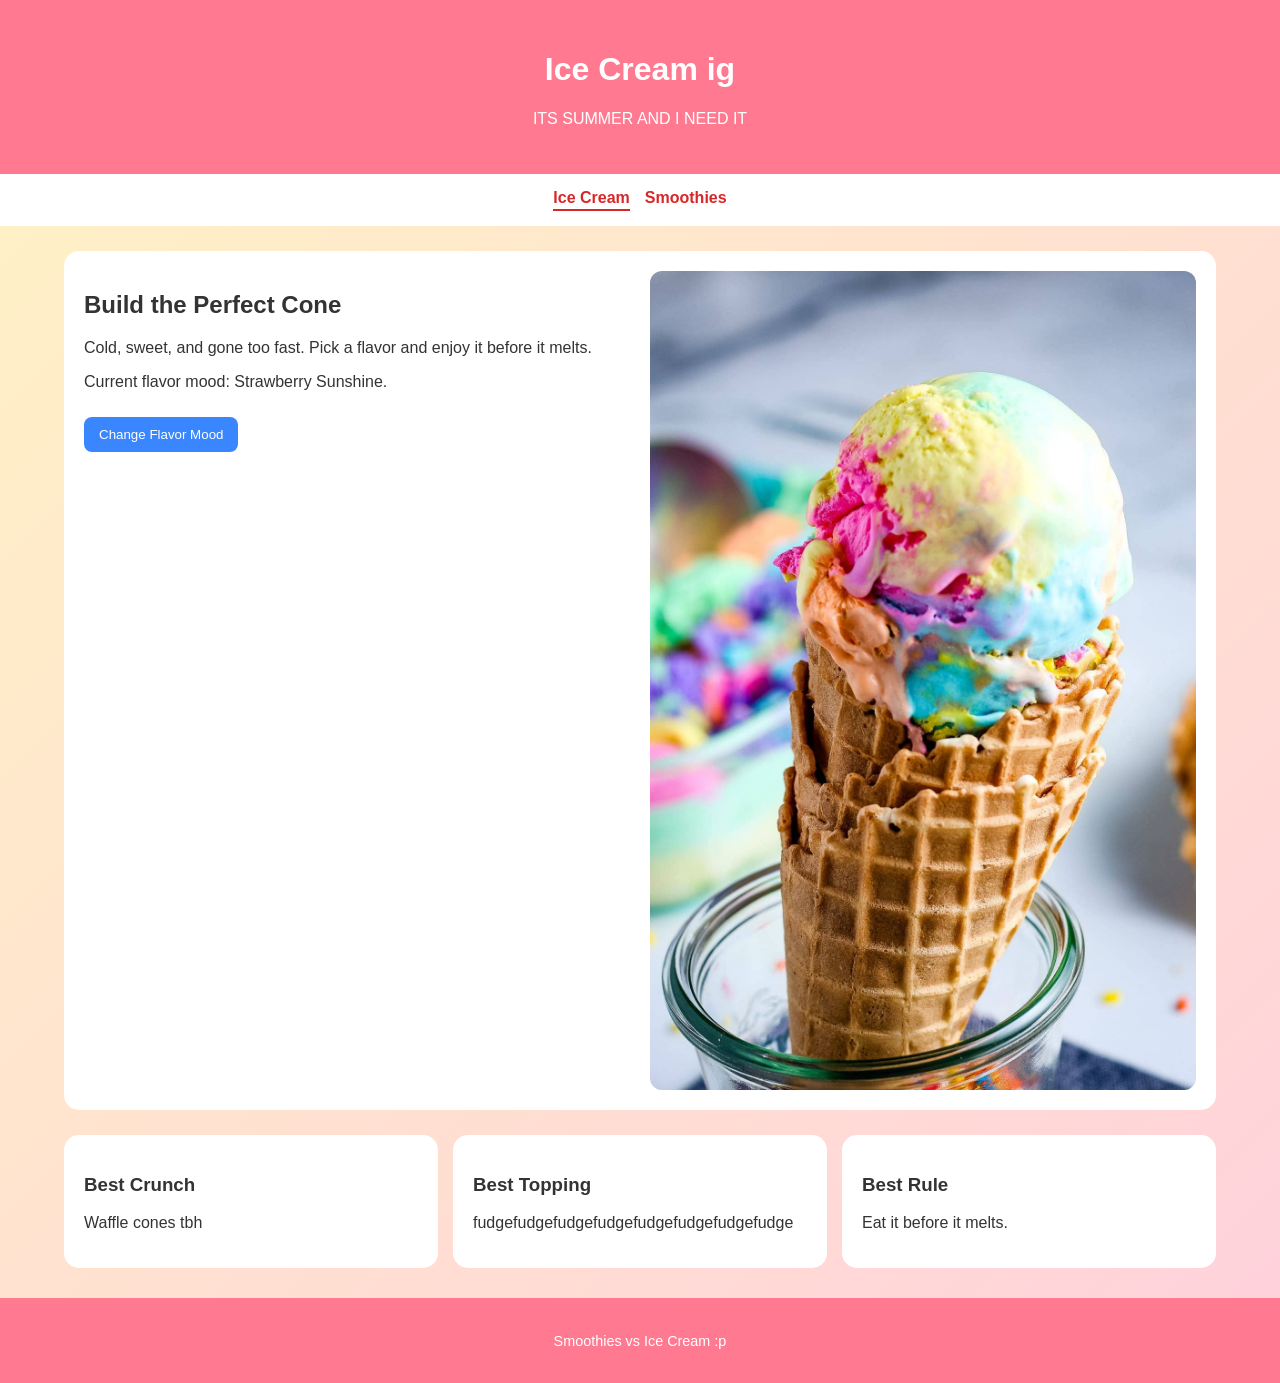
<file: index.html>
<!DOCTYPE html>
<html lang="en">
<head>
  <meta charset="UTF-8">
  <meta name="viewport" content="width=device-width, initial-scale=1.0">
  <title>Ice Cream Lab</title>
  <link rel="stylesheet" href="style.css">
</head>
<body>
  <header>
    <h1>Ice Cream ig</h1>
    <p>ITS SUMMER AND I NEED IT</p>
  </header>

  <nav>
    <a href="index.html" class="active">Ice Cream</a>
    <a href="smoothies.html">Smoothies</a>
  </nav>

  <main>
    <section class="hero">
      <div>
        <h2>Build the Perfect Cone</h2>
        <p>
          Cold, sweet, and gone too fast. Pick a flavor and enjoy it before it melts.
        </p>
        <p id="flavorText">Current flavor mood: Strawberry Sunshine.</p>
        <button onclick="changeFlavor()">Change Flavor Mood</button>
      </div>
      <img id="iceCreamImg" src="images/icecream1.jpg" alt="Ice Cream">
    </section>

    <section class="card-grid">
      <article class="card">
        <h3>Best Crunch</h3>
        <p>Waffle cones tbh</p>
      </article>
      <article class="card">
        <h3>Best Topping</h3>
        <p>fudgefudgefudgefudgefudgefudgefudgefudge</p>
      </article>
      <article class="card">
        <h3>Best Rule</h3>
        <p>Eat it before it melts. </p>
      </article>
    </section>
  </main>

  <footer>
    <p>Smoothies vs Ice Cream :p</p>
  </footer>

  <script src="script.js"></script>
</body>
</html>
</file>
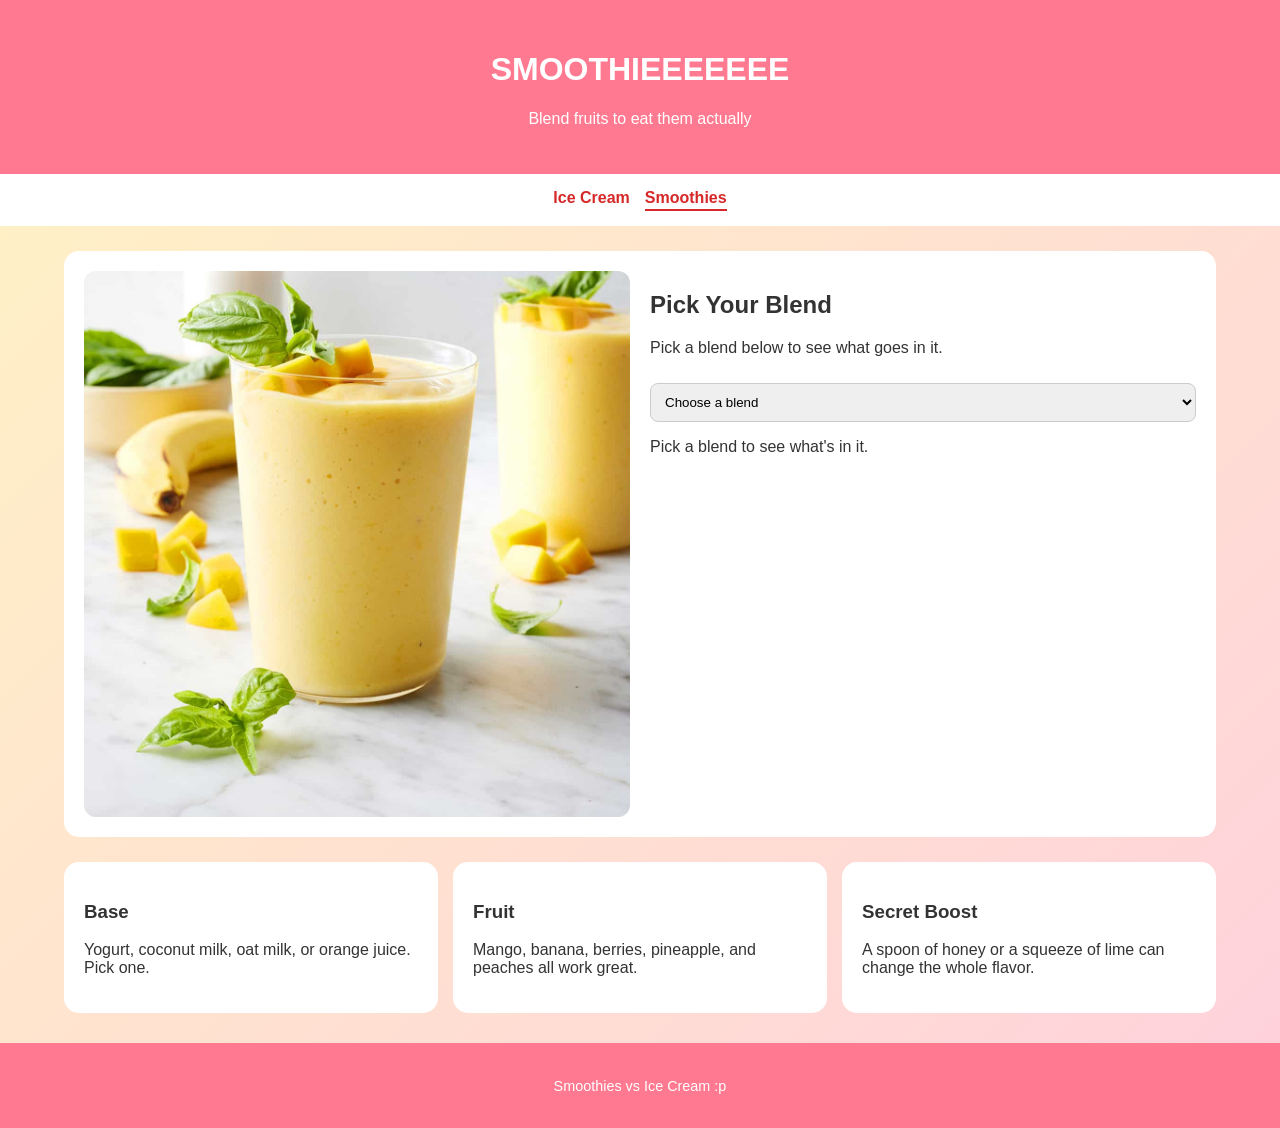
<file: smoothies.html>
<!DOCTYPE html>
<html lang="en">
<head>
  <meta charset="UTF-8">
  <meta name="viewport" content="width=device-width, initial-scale=1.0">
  <title>Smoothie Mission</title>
  <link rel="stylesheet" href="style.css">
</head>
<body>
  <header>
    <h1>SMOOTHIEEEEEEE</h1>
    <p>Blend fruits to eat them actually</p>
  </header>

  <nav>
    <a href="index.html">Ice Cream</a>
    <a href="smoothies.html" class="active">Smoothies</a>
  </nav>

  <main>
    <section class="hero">
      <img id="smoothieImg" src="images/smoothie1.jpg" alt="Smoothie">
      <div>
        <h2>Pick Your Blend</h2>
        <p>
          Pick a blend below to see what goes in it.
        </p>
        <select id="blendSelect">
          <option value="">Choose a blend</option>
          <option value="berry">Berry Blast</option>
          <option value="green">Green Machine</option>
          <option value="tropical">Tropical Thunder</option>
        </select>
        <p id="blendResult">Pick a blend to see what's in it.</p>
      </div>
    </section>

    <section class="card-grid">
      <article class="card">
        <h3>Base</h3>
        <p>Yogurt, coconut milk, oat milk, or orange juice. Pick one.</p>
      </article>
      <article class="card">
        <h3>Fruit</h3>
        <p>Mango, banana, berries, pineapple, and peaches all work great.</p>
      </article>
      <article class="card">
        <h3>Secret Boost</h3>
        <p>A spoon of honey or a squeeze of lime can change the whole flavor.</p>
      </article>
    </section>
  </main>

  <footer>
    <p>Smoothies vs Ice Cream :p</p>
  </footer>

  <script src="script.js"></script>
</body>
</html>
</file>
<file: style.css>
* {
  box-sizing: border-box;
}

body {
  margin: 0;
  font-family: Arial, sans-serif;
  background: linear-gradient(135deg, #fff3c4, #ffd1dc);
  color: #333;
}

header {
  text-align: center;
  background: #ff7a90;
  color: white;
  padding: 30px;
}

nav {
  display: flex;
  justify-content: center;
  gap: 15px;
  padding: 15px;
  background: white;
}

nav a {
  text-decoration: none;
  color: #d62828;
  font-weight: bold;
}

nav a.active {
  border-bottom: 2px solid #d62828;
  padding-bottom: 2px;
}

.hero {
  display: grid;
  grid-template-columns: 1fr 1fr;
  gap: 20px;
  width: 90%;
  margin: 25px auto;
  background: white;
  padding: 20px;
  border-radius: 15px;
}

.hero img {
  width: 100%;
  border-radius: 12px;
}

.card-grid {
  display: grid;
  grid-template-columns: repeat(3, 1fr);
  gap: 15px;
  width: 90%;
  margin: 25px auto;
}

.card {
  background: white;
  padding: 20px;
  border-radius: 15px;
}

button {
  background: #3a86ff;
  color: white;
  border: none;
  padding: 10px 15px;
  margin-top: 10px;
  border-radius: 8px;
  cursor: pointer;
}

select {
  width: 100%;
  padding: 10px;
  margin-top: 10px;
  border-radius: 8px;
  border: 1px solid #ccc;
}

footer {
  text-align: center;
  padding: 20px;
  background: #ff7a90;
  color: white;
  margin-top: 30px;
  font-size: 0.9rem;
}

@media (max-width: 768px) {
  .hero,
  .card-grid {
    grid-template-columns: 1fr;
  }
}
</file>
